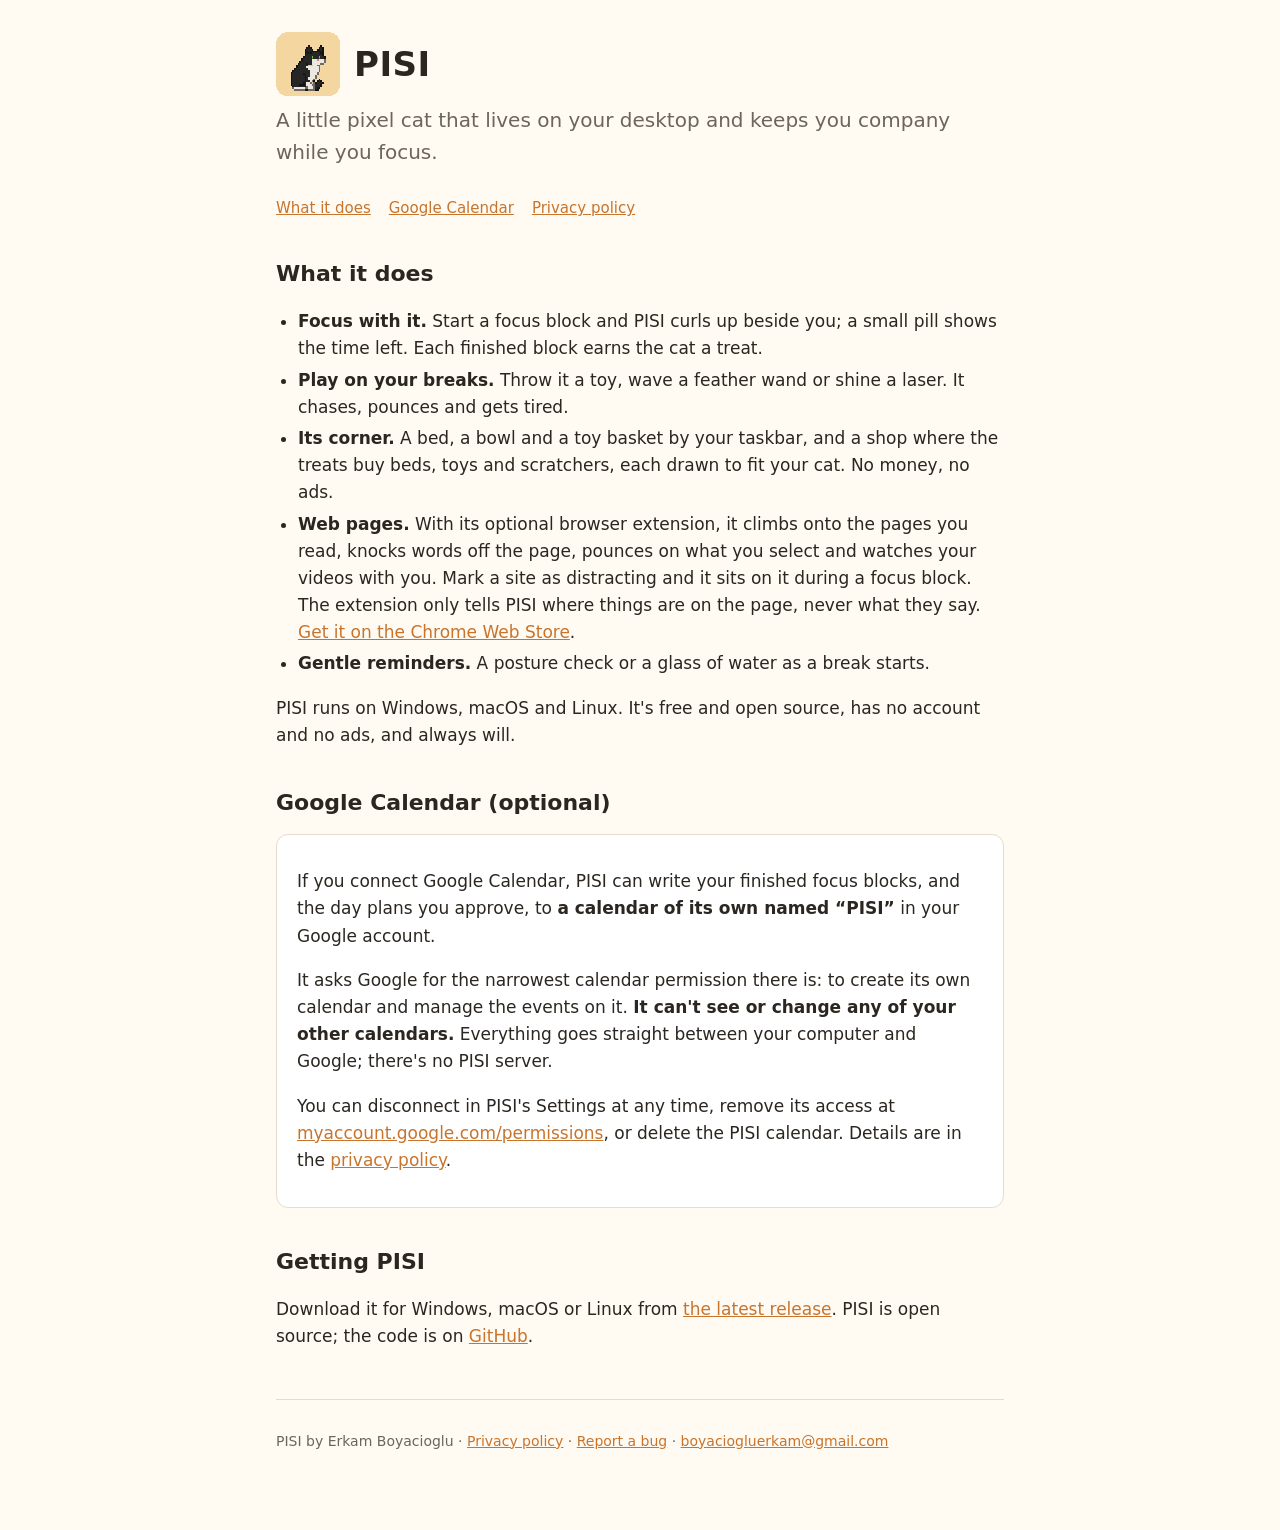
<file: site/index.html>
<!doctype html>
<html lang="en">
<head>
  <meta charset="utf-8">
  <meta name="viewport" content="width=device-width, initial-scale=1">
  <title>PISI · a desktop cat</title>
  <meta name="description" content="PISI is a free pixel cat that lives on your desktop and keeps you company while you focus.">
  <link rel="icon" href="pisi.png">
  <link rel="stylesheet" href="style.css">
</head>
<body>
<main>
  <header class="top">
    <img src="pisi.png" alt="PISI, a tuxedo pixel-art cat, sitting">
    <h1>PISI</h1>
  </header>
  <p class="tagline">A little pixel cat that lives on your desktop and keeps you company while you focus.</p>
  <nav><a href="#what">What it does</a><a href="#calendar">Google Calendar</a><a href="privacy/">Privacy policy</a></nav>

  <h2 id="what">What it does</h2>
  <ul>
    <li><strong>Focus with it.</strong> Start a focus block and PISI curls up beside you; a small pill
      shows the time left. Each finished block earns the cat a treat.</li>
    <li><strong>Play on your breaks.</strong> Throw it a toy, wave a feather wand or shine a laser.
      It chases, pounces and gets tired.</li>
    <li><strong>Its corner.</strong> A bed, a bowl and a toy basket by your taskbar, and a shop where
      the treats buy beds, toys and scratchers, each drawn to fit your cat. No money, no ads.</li>
    <li><strong>Web pages.</strong> With its optional browser extension, it climbs onto the pages you
      read, knocks words off the page, pounces on what you select and watches your videos with
      you. Mark a site as distracting and it sits on it during a focus block. The extension only
      tells PISI where things are on the page, never what they say.
      <a href="https://chromewebstore.google.com/detail/pisi-desktop-pet/aghakdlloghojgociilficjhadgilnlh">Get it on the Chrome Web Store</a>.</li>
    <li><strong>Gentle reminders.</strong> A posture check or a glass of water as a break starts.</li>
  </ul>
  <p>PISI runs on Windows, macOS and Linux. It's free and open source, has no account and no ads, and always will.</p>

  <h2 id="calendar">Google Calendar (optional)</h2>
  <div class="card">
    <p>If you connect Google Calendar, PISI can write your finished focus blocks, and the day plans
      you approve, to <strong>a calendar of its own named “PISI”</strong> in your Google account.</p>
    <p>It asks Google for the narrowest calendar permission there is: to create its own calendar and
      manage the events on it. <strong>It can't see or change any of your other calendars.</strong>
      Everything goes straight between your computer and Google; there's no PISI server.</p>
    <p>You can disconnect in PISI's Settings at any time, remove its access at
      <a href="https://myaccount.google.com/permissions">myaccount.google.com/permissions</a>,
      or delete the PISI calendar. Details are in the <a href="privacy/">privacy policy</a>.</p>
  </div>

  <h2>Getting PISI</h2>
  <p>Download it for Windows, macOS or Linux from
    <a href="https://github.com/erkambo/pisi/releases/latest">the latest release</a>.
    PISI is open source; the code is on <a href="https://github.com/erkambo/pisi">GitHub</a>.</p>

  <footer>
    <p>PISI by Erkam Boyacioglu · <a href="privacy/">Privacy policy</a> ·
      <a href="https://github.com/erkambo/pisi/issues/new/choose">Report a bug</a> ·
      <a href="mailto:boyaciogluerkam@gmail.com">boyaciogluerkam@gmail.com</a></p>
  </footer>
</main>
</body>
</html>
</file>
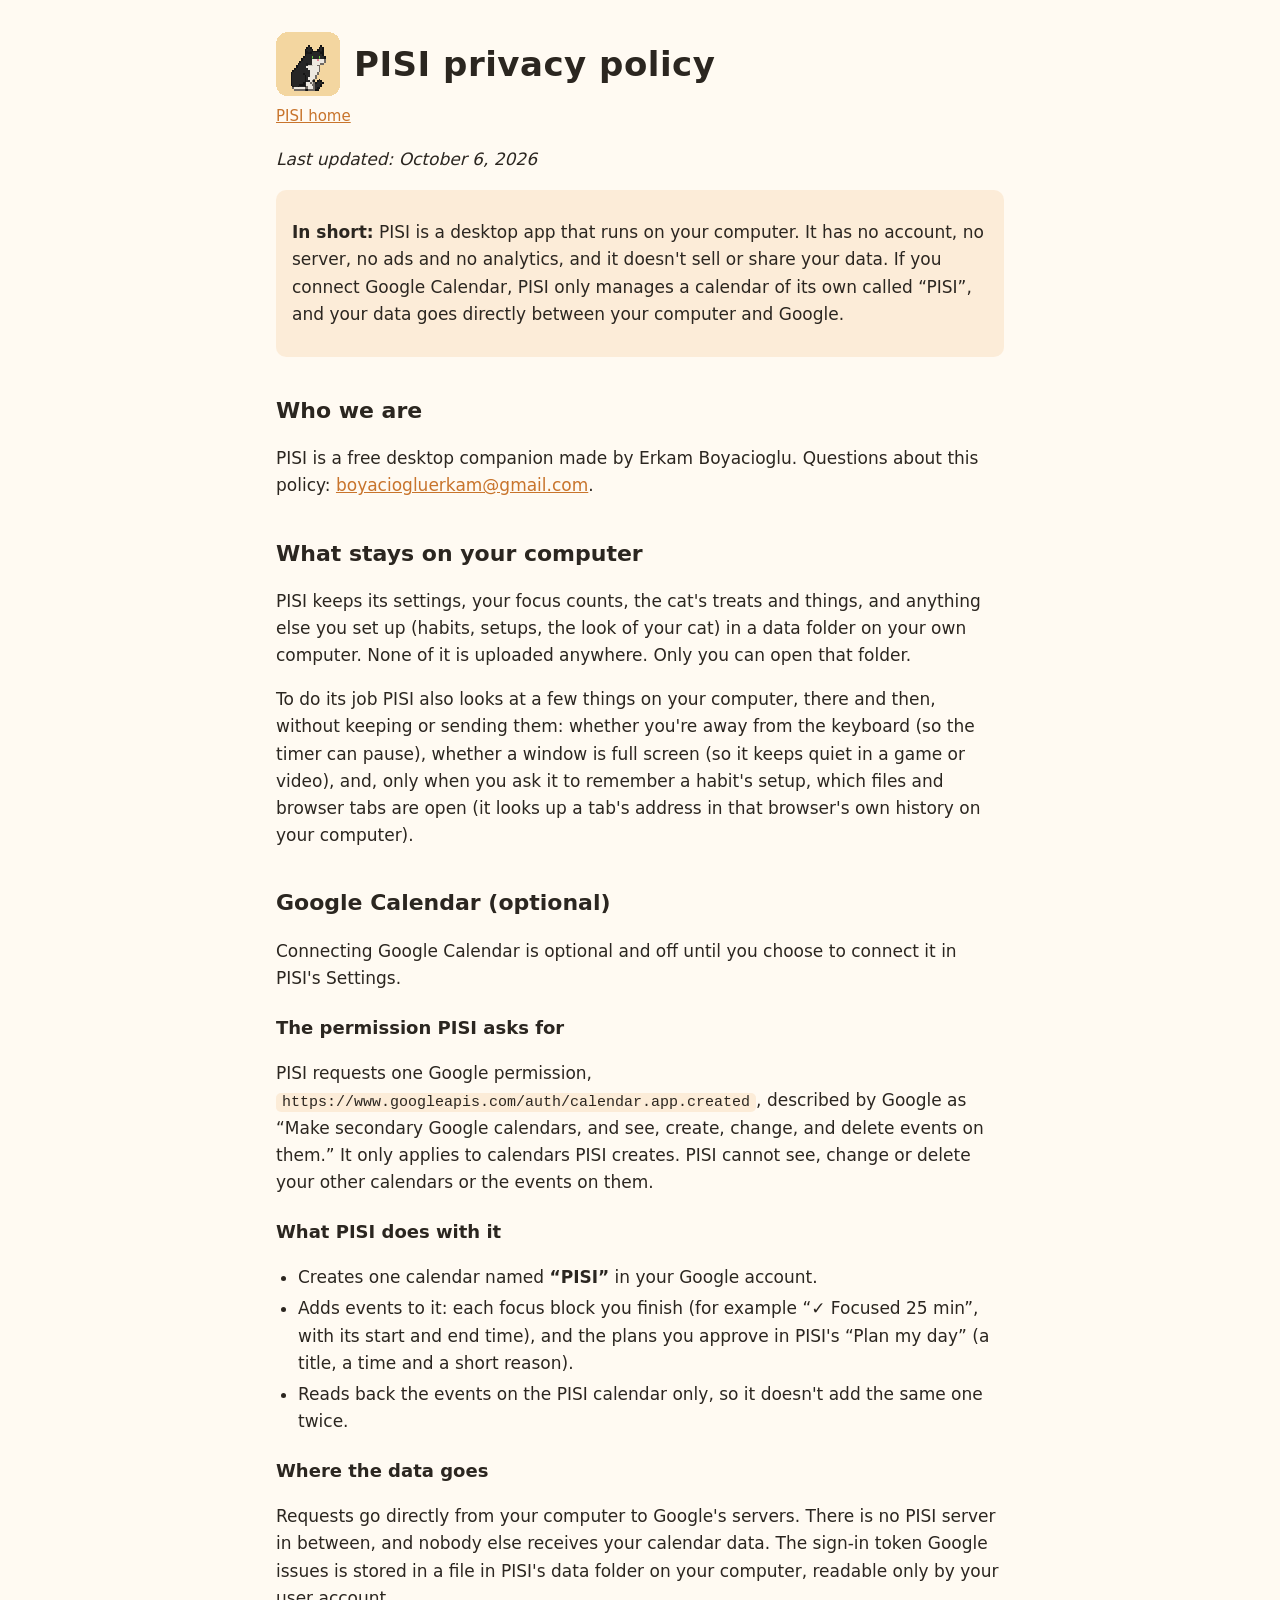
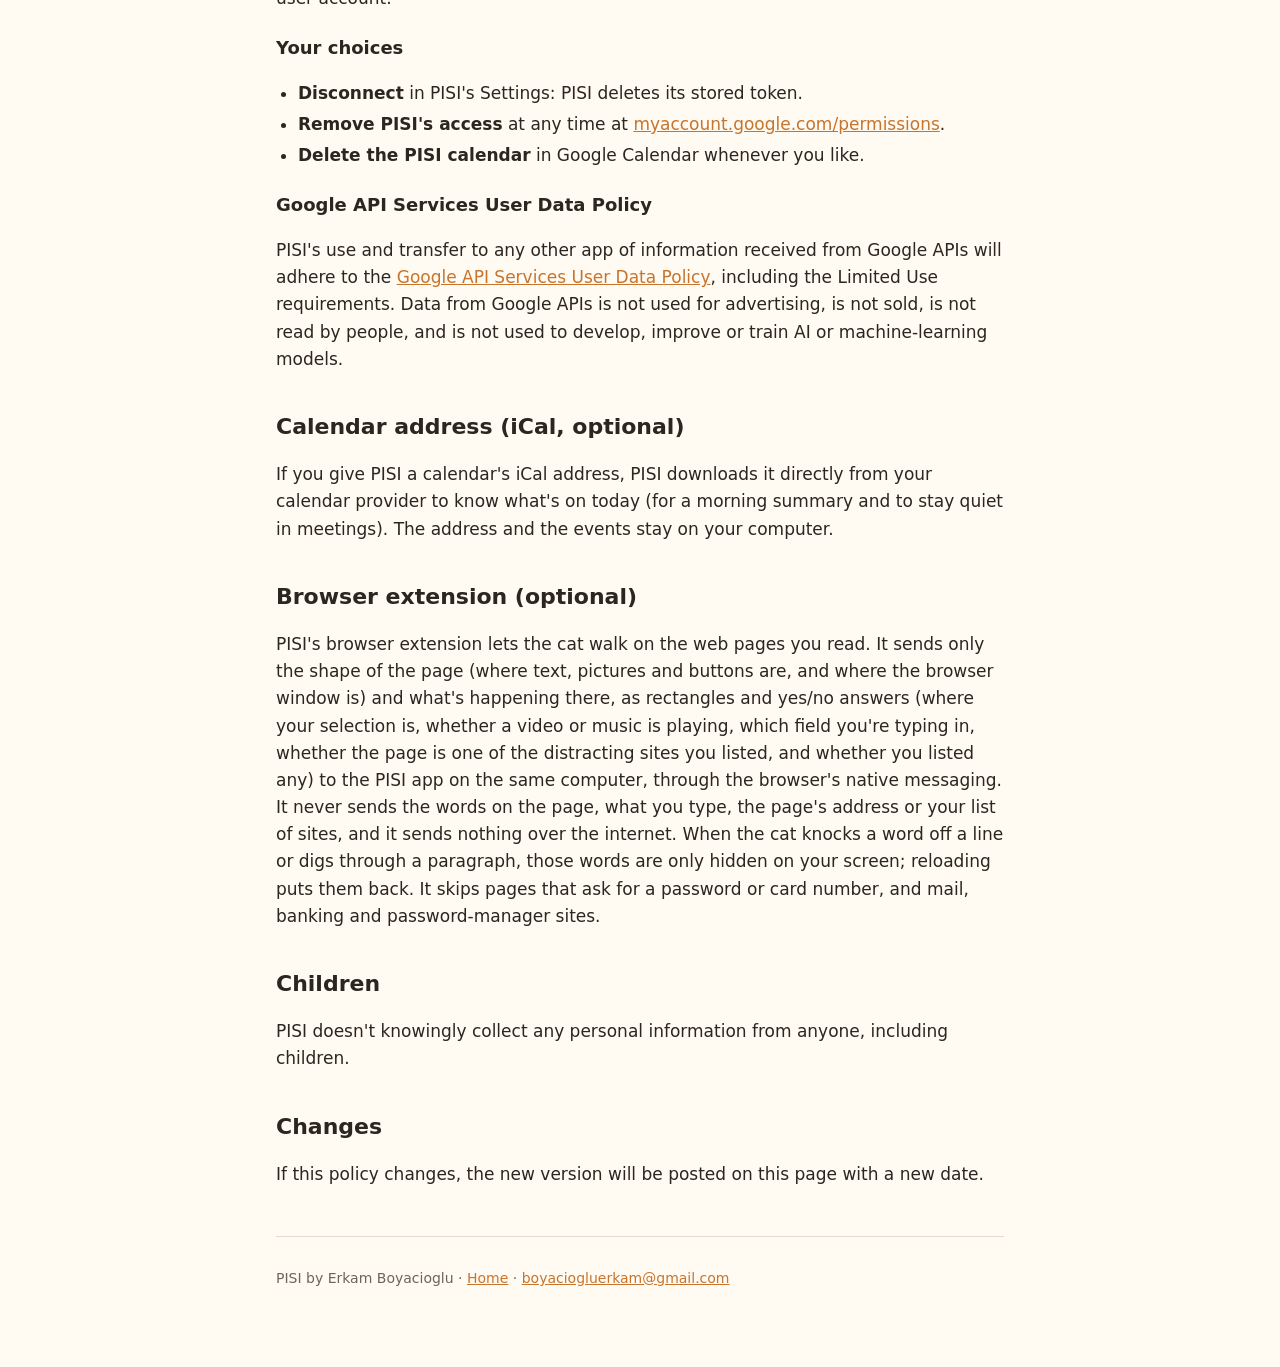
<file: site/privacy/index.html>
<!doctype html>
<html lang="en">
<head>
  <meta charset="utf-8">
  <meta name="viewport" content="width=device-width, initial-scale=1">
  <title>PISI · Privacy policy</title>
  <meta name="description" content="How PISI, a desktop cat, handles your data, including Google Calendar.">
  <link rel="icon" href="../pisi.png">
  <link rel="stylesheet" href="../style.css">
</head>
<body>
<main>
  <header class="top">
    <img src="../pisi.png" alt="PISI, a black pixel-art cat, sitting">
    <h1>PISI privacy policy</h1>
  </header>
  <nav><a href="../">PISI home</a></nav>
  <p><em>Last updated: October 6, 2026</em></p>

  <div class="note">
    <p><strong>In short:</strong> PISI is a desktop app that runs on your computer. It has no
      account, no server, no ads and no analytics, and it doesn't sell or share your data. If you
      connect Google Calendar, PISI only manages a calendar of its own called “PISI”, and your data
      goes directly between your computer and Google.</p>
  </div>

  <h2>Who we are</h2>
  <p>PISI is a free desktop companion made by Erkam Boyacioglu. Questions about this policy:
    <a href="mailto:boyaciogluerkam@gmail.com">boyaciogluerkam@gmail.com</a>.</p>

  <h2>What stays on your computer</h2>
  <p>PISI keeps its settings, your focus counts, the cat's treats and things, and anything else
    you set up (habits, setups, the look of your cat) in a data folder on your own computer. None
    of it is uploaded anywhere. Only you can open that folder.</p>
  <p>To do its job PISI also looks at a few things on your computer, there and then, without
    keeping or sending them: whether you're away from the keyboard (so the timer can pause),
    whether a window is full screen (so it keeps quiet in a game or video), and, only when you
    ask it to remember a habit's setup, which files and browser tabs are open (it looks up a
    tab's address in that browser's own history on your computer).</p>

  <h2>Google Calendar (optional)</h2>
  <p>Connecting Google Calendar is optional and off until you choose to connect it in PISI's
    Settings.</p>
  <h3>The permission PISI asks for</h3>
  <p>PISI requests one Google permission,
    <code>https://www.googleapis.com/auth/calendar.app.created</code>, described by Google as
    “Make secondary Google calendars, and see, create, change, and delete events on them.” It only
    applies to calendars PISI creates. PISI cannot see, change or delete your other calendars or
    the events on them.</p>
  <h3>What PISI does with it</h3>
  <ul>
    <li>Creates one calendar named <strong>“PISI”</strong> in your Google account.</li>
    <li>Adds events to it: each focus block you finish (for example “✓ Focused 25 min”, with its
      start and end time), and the plans you approve in PISI's “Plan my day” (a title, a time and
      a short reason).</li>
    <li>Reads back the events on the PISI calendar only, so it doesn't add the same one twice.</li>
  </ul>
  <h3>Where the data goes</h3>
  <p>Requests go directly from your computer to Google's servers. There is no PISI server in
    between, and nobody else receives your calendar data. The sign-in token Google issues is
    stored in a file in PISI's data folder on your computer, readable only by your user account.</p>
  <h3>Your choices</h3>
  <ul>
    <li><strong>Disconnect</strong> in PISI's Settings: PISI deletes its stored token.</li>
    <li><strong>Remove PISI's access</strong> at any time at
      <a href="https://myaccount.google.com/permissions">myaccount.google.com/permissions</a>.</li>
    <li><strong>Delete the PISI calendar</strong> in Google Calendar whenever you like.</li>
  </ul>
  <h3>Google API Services User Data Policy</h3>
  <p>PISI's use and transfer to any other app of information received from Google APIs will
    adhere to the
    <a href="https://developers.google.com/terms/api-services-user-data-policy">Google API Services
    User Data Policy</a>, including the Limited Use requirements. Data from Google APIs is not
    used for advertising, is not sold, is not read by people, and is not used to develop, improve
    or train AI or machine-learning models.</p>

  <h2>Calendar address (iCal, optional)</h2>
  <p>If you give PISI a calendar's iCal address, PISI downloads it directly from your calendar
    provider to know what's on today (for a morning summary and to stay quiet in meetings). The
    address and the events stay on your computer.</p>

  <h2>Browser extension (optional)</h2>
  <p>PISI's browser extension lets the cat walk on the web pages you read. It sends only the
    shape of the page (where text, pictures and buttons are, and where the browser window is) and
    what's happening there, as rectangles and yes/no answers (where your selection is, whether a
    video or music is playing, which field you're typing in, whether the page is one of the
    distracting sites you listed, and whether you listed any) to the PISI app on the same computer, through the browser's
    native messaging. It never sends the words on the page, what you type, the page's address or
    your list of sites, and it sends nothing over the internet. When the cat knocks a word
    off a line or digs through a paragraph, those words are only hidden on your screen;
    reloading puts them back. It skips pages that ask for a password or card number, and mail, banking and
    password-manager sites.</p>

  <h2>Children</h2>
  <p>PISI doesn't knowingly collect any personal information from anyone, including children.</p>

  <h2>Changes</h2>
  <p>If this policy changes, the new version will be posted on this page with a new date.</p>

  <footer>
    <p>PISI by Erkam Boyacioglu · <a href="../">Home</a> ·
      <a href="mailto:boyaciogluerkam@gmail.com">boyaciogluerkam@gmail.com</a></p>
  </footer>
</main>
</body>
</html>
</file>
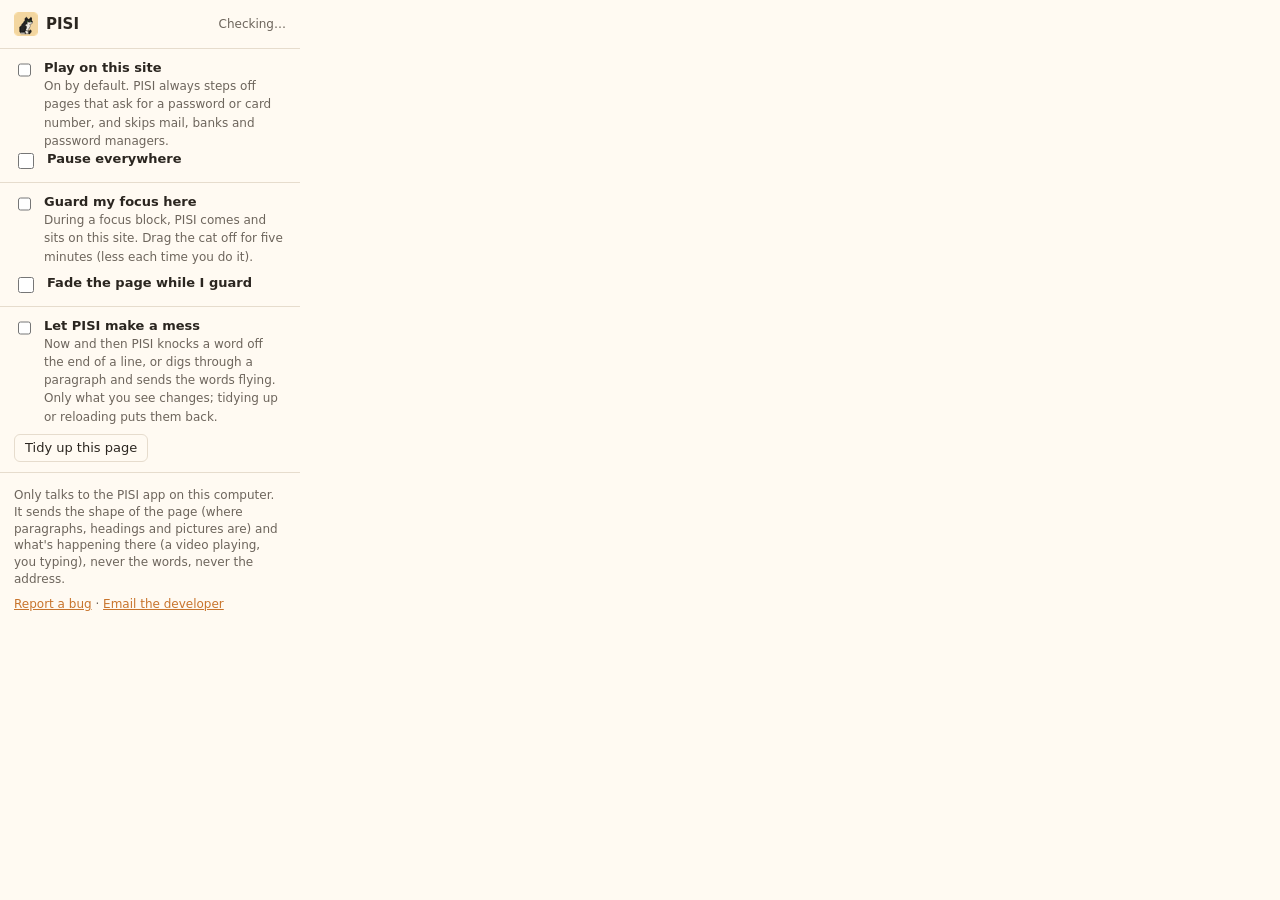
<file: extension/popup.html>
<!doctype html>
<html lang="en">
<head>
  <meta charset="utf-8">
  <title>PISI</title>
  <link rel="stylesheet" href="popup.css">
</head>
<body>
  <header>
    <img src="icons/icon32.png" alt="" width="24" height="24">
    <h1>PISI</h1>
    <span id="status" class="status" role="status">Checking…</span>
  </header>
  <p id="page" class="pagestate" role="status" hidden></p>

  <section>
    <label class="row">
      <input type="checkbox" id="site">
      <span>
        <strong>Play on <span id="host">this site</span></strong>
        <small>On by default. PISI always steps off pages that ask for a password or card number, and skips mail, banks and password managers.</small>
      </span>
    </label>
    <p id="nosite" class="note" hidden>PISI can't visit this kind of page.</p>
    <label class="row">
      <input type="checkbox" id="paused">
      <span><strong>Pause everywhere</strong></span>
    </label>
  </section>

  <section>
    <label class="row">
      <input type="checkbox" id="guard">
      <span>
        <strong>Guard my focus here</strong>
        <small>During a focus block, PISI comes and sits on this site. Drag the cat off for five minutes (less each time you do it).</small>
      </span>
    </label>
    <p id="guardwarn" class="warn" role="status" hidden></p>
    <ul id="guarded" class="sites" aria-label="Sites PISI guards"></ul>
    <div id="picks" class="picks" hidden>
      <small>Quick picks:</small>
      <div id="pickbtns" class="chips"></div>
    </div>
    <label class="row sub">
      <input type="checkbox" id="fade">
      <span><strong>Fade the page while I guard</strong></span>
    </label>
  </section>

  <section>
    <label class="row">
      <input type="checkbox" id="mess">
      <span>
        <strong>Let PISI make a mess</strong>
        <small>Now and then PISI knocks a word off the end of a line, or digs through a paragraph and sends the words flying. Only what you see changes; tidying up or reloading puts them back.</small>
      </span>
    </label>
    <button id="tidy" type="button">Tidy up this page</button>
  </section>

  <footer>
    <p class="note">Only talks to the PISI app on this computer. It sends the shape of the page (where paragraphs, headings and pictures are) and what's happening there (a video playing, you typing), never the words, never the address.</p>
    <p class="note links"><a href="https://github.com/erkambo/pisi/issues/new/choose" target="_blank" rel="noopener">Report a bug</a> · <a href="mailto:boyaciogluerkam@gmail.com?subject=PISI%20extension" target="_blank" rel="noopener">Email the developer</a></p>
    <p id="help" class="note" hidden>Start PISI, then open <b>Settings → Web pages → Set up browser bridge</b>.</p>
  </footer>
  <script src="lines.js"></script>
  <script src="popup.js"></script>
</body>
</html>
</file>
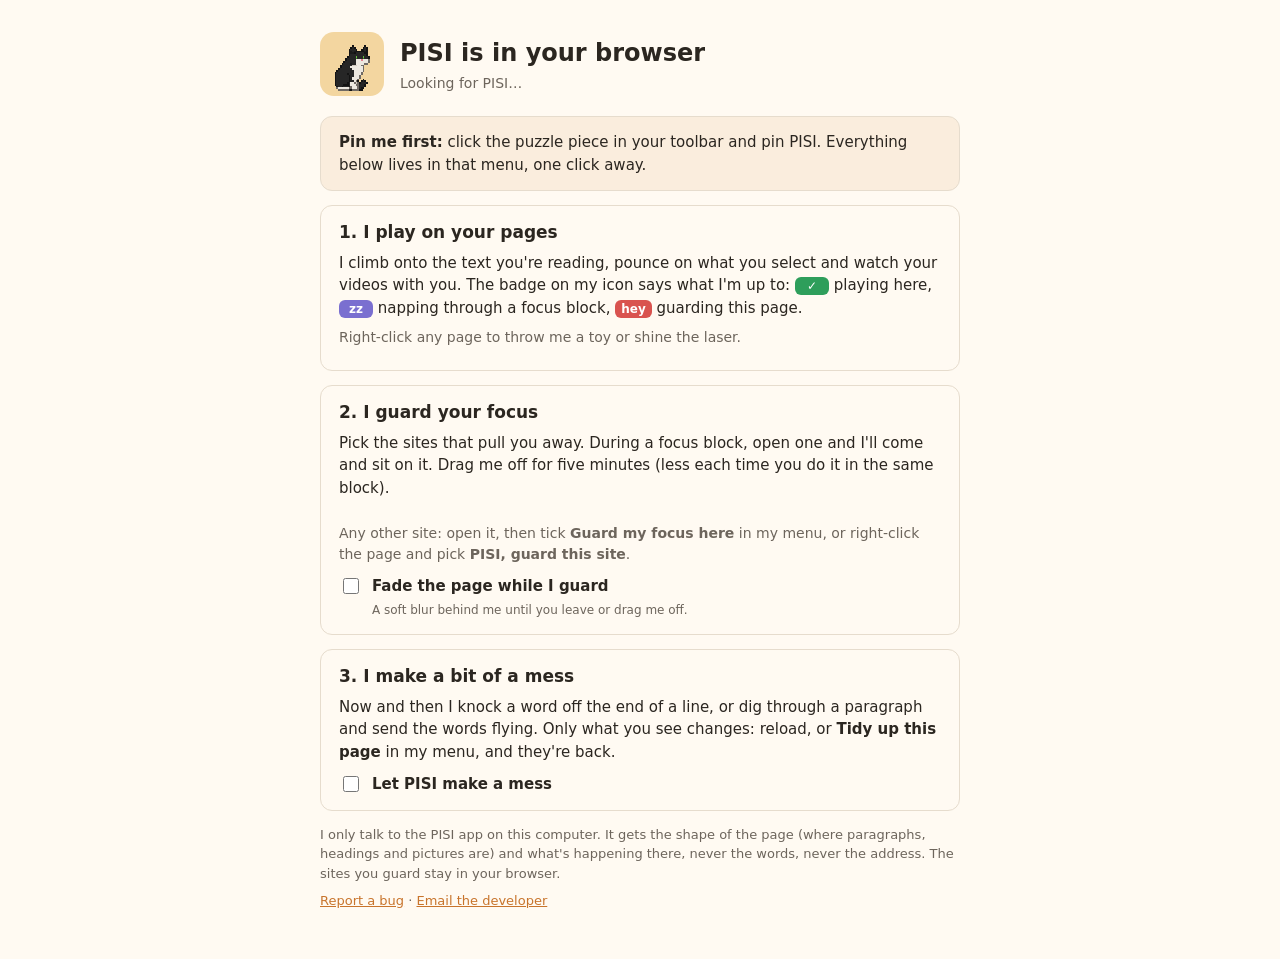
<file: extension/welcome.html>
<!doctype html>
<html lang="en">
<head>
  <meta charset="utf-8">
  <meta name="viewport" content="width=device-width, initial-scale=1">
  <title>Welcome to PISI</title>
  <link rel="stylesheet" href="popup.css">
  <link rel="stylesheet" href="welcome.css">
</head>
<body>
  <main>
    <header>
      <img src="icons/icon128.png" alt="" width="64" height="64">
      <div>
        <h1>PISI is in your browser</h1>
        <p id="status" class="status" role="status">Looking for PISI…</p>
      </div>
    </header>
    <p id="help" class="card warnbox" hidden>
      PISI isn't running yet. Start it, then open its <b>Settings → Web pages → Set up browser bridge</b>,
      and restart your browser.
    </p>
    <p class="card tip">
      <b>Pin me first:</b> click the puzzle piece in your toolbar and pin PISI. Everything below lives
      in that menu, one click away.
    </p>

    <section class="card">
      <h2>1. I play on your pages</h2>
      <p>I climb onto the text you're reading, pounce on what you select and watch your videos with
        you. The badge on my icon says what I'm up to: <span class="pill on">✓</span> playing here,
        <span class="pill napping">zz</span> napping through a focus block,
        <span class="pill guarding">hey</span> guarding this page.</p>
      <p class="quiet">Right-click any page to throw me a toy or shine the laser.</p>
    </section>

    <section class="card">
      <h2>2. I guard your focus</h2>
      <p>Pick the sites that pull you away. During a focus block, open one and I'll come and sit on
        it. Drag me off for five minutes (less each time you do it in the same block).</p>
      <div id="picks" class="chips big" aria-label="Sites to guard"></div>
      <p class="quiet">Any other site: open it, then tick <b>Guard my focus here</b> in my menu, or
        right-click the page and pick <b>PISI, guard this site</b>.</p>
      <label class="row">
        <input type="checkbox" id="fade">
        <span><strong>Fade the page while I guard</strong>
          <small>A soft blur behind me until you leave or drag me off.</small></span>
      </label>
    </section>

    <section class="card">
      <h2>3. I make a bit of a mess</h2>
      <p>Now and then I knock a word off the end of a line, or dig through a paragraph and send the
        words flying. Only what you see changes: reload, or <b>Tidy up this page</b> in my menu, and
        they're back.</p>
      <label class="row">
        <input type="checkbox" id="mess">
        <span><strong>Let PISI make a mess</strong></span>
      </label>
    </section>

    <p class="note">I only talk to the PISI app on this computer. It gets the shape of the page
      (where paragraphs, headings and pictures are) and what's happening there, never the words, never
      the address. The sites you guard stay in your browser.</p>
    <p class="note links"><a href="https://github.com/erkambo/pisi/issues/new/choose" target="_blank" rel="noopener">Report a bug</a> · <a href="mailto:boyaciogluerkam@gmail.com?subject=PISI%20extension" target="_blank" rel="noopener">Email the developer</a></p>
  </main>
  <script src="lines.js"></script>
  <script src="welcome.js"></script>
</body>
</html>
</file>
<file: site/style.css>
:root { --bg: #fffaf2; --card: #ffffff; --ink: #2b2620; --quiet: #6d655c; --line: #e6dccd;
        --accent: #c8742c; --accent-soft: rgba(232, 148, 58, 0.14); }
@media (prefers-color-scheme: dark) {
  :root { --bg: #1f1b18; --card: #2a2420; --ink: #f1ebe2; --quiet: #b3a99c; --line: #3d362f;
          --accent: #e59a55; --accent-soft: rgba(229, 154, 85, 0.14); }
}
* { box-sizing: border-box; }
body { margin: 0; background: var(--bg); color: var(--ink);
       font: 17px/1.6 system-ui, -apple-system, "Segoe UI", sans-serif; }
main { max-width: 760px; margin: 0 auto; padding: 32px 16px 64px; }
header.top { display: flex; align-items: center; gap: 14px; margin-bottom: 8px; }
header.top img { width: 64px; height: 64px; image-rendering: pixelated; }
header.top h1 { margin: 0; font-size: 34px; letter-spacing: 0.5px; }
.tagline { font-size: 20px; color: var(--quiet); margin: 4px 0 28px; }
h2 { font-size: 22px; margin: 36px 0 8px; }
h3 { font-size: 18px; margin: 22px 0 4px; }
a { color: var(--accent); }
.card { background: var(--card); border: 1px solid var(--line); border-radius: 12px; padding: 16px 20px;
        margin: 14px 0; }
.note { background: var(--accent-soft); border-radius: 10px; padding: 12px 16px; }
ul { padding-left: 22px; }
li { margin: 4px 0; }
code { font-size: 15px; background: var(--accent-soft); padding: 1px 6px; border-radius: 5px;
       overflow-wrap: anywhere; }
nav { display: flex; gap: 18px; flex-wrap: wrap; font-size: 15px; margin-bottom: 18px; }
footer { margin-top: 48px; padding-top: 16px; border-top: 1px solid var(--line); color: var(--quiet);
         font-size: 14px; }
</file>
<file: extension/popup.css>
:root { --bg: #fffaf2; --ink: #2b2620; --quiet: #6d655c; --line: #e6dccd; --accent: #c8742c; --ok: #2f7d4f; --warn: #a3541b; }
@media (prefers-color-scheme: dark) {
  :root { --bg: #24201c; --ink: #f1ebe2; --quiet: #b3a99c; --line: #3d362f; --accent: #e59a55; --ok: #6cc28f; --warn: #e8a06a; }
}
body { margin: 0; width: 300px; background: var(--bg); color: var(--ink); font: 13px/1.4 system-ui, sans-serif; }
header { display: flex; align-items: center; gap: 8px; padding: 12px 14px; border-bottom: 1px solid var(--line); }
h1 { font-size: 15px; margin: 0; flex: 1; }
.status { font-size: 12px; color: var(--quiet); }
.status.ok { color: var(--ok); } .status.bad { color: var(--warn); }
section { padding: 10px 14px; border-bottom: 1px solid var(--line); }
.row { display: flex; gap: 10px; align-items: flex-start; cursor: pointer; }
.row input { margin-top: 3px; accent-color: var(--accent); width: 16px; height: 16px; }
.row strong { display: block; }
small, .note { color: var(--quiet); font-size: 12px; }
.note { margin: 6px 0 0; }
button { margin-top: 8px; font: inherit; padding: 4px 10px; border-radius: 6px; border: 1px solid var(--line); background: transparent; color: var(--ink); cursor: pointer; }
button:focus-visible, input:focus-visible { outline: 2px solid var(--accent); outline-offset: 2px; }
footer { padding: 8px 14px 12px; }
.pagestate { margin: 0; padding: 8px 14px 8px 32px; border-bottom: 1px solid var(--line); position: relative; }
.pagestate::before { content: ""; position: absolute; left: 14px; top: 13px; width: 10px; height: 10px;
                     border-radius: 50%; background: var(--quiet); }
.pagestate.on::before { background: #2e9e5b; }
.pagestate.finding::before { background: #e8943a; }
.pagestate.napping::before { background: #7a6fd0; }
.pagestate.guarding::before { background: #d9534f; }
.pagestate.down::before { background: #c0392b; }
a { color: var(--accent); }
.links { margin-top: 8px; }
.sites { list-style: none; margin: 6px 0 0 26px; padding: 0; }
.sites:empty { display: none; }
.sites li { display: flex; align-items: center; justify-content: space-between; color: var(--quiet); font-size: 12px; }
.sites button { margin: 0; padding: 0 6px; border: 0; font-size: 14px; line-height: 20px; color: var(--quiet); }
.sites button:hover { color: var(--ink); }
.row.sub { margin-top: 8px; }
.warn { margin: 6px 0 0 26px; color: var(--warn); font-size: 12px; }
.picks { margin: 6px 0 0 26px; }
.chips { display: flex; flex-wrap: wrap; gap: 6px; margin-top: 4px; }
.chips button { margin: 0; padding: 2px 9px; border-radius: 999px; font-size: 12px; }
.chips button[aria-pressed="true"] { background: var(--accent); border-color: var(--accent); color: var(--bg); }
</file>
<file: extension/welcome.css>
body { width: auto; min-height: 100vh; font-size: 15px; line-height: 1.5; }
main { max-width: 640px; margin: 0 auto; padding: 32px 16px 48px; }
main header { border: 0; padding: 0 0 20px; gap: 16px; }
main header img { image-rendering: pixelated; border-radius: 14px; }
h1 { font-size: 24px; margin: 0; }
h2 { font-size: 17px; margin: 0 0 6px; }
.status { font-size: 14px; margin: 2px 0 0; }
.card { border: 1px solid var(--line); border-radius: 12px; padding: 14px 18px; margin: 0 0 14px; }
.card p { margin: 0 0 8px; }
.tip { background: color-mix(in srgb, var(--accent) 10%, transparent); }
.warnbox { border-color: var(--warn); color: var(--warn); }
.quiet { color: var(--quiet); font-size: 14px; }
.card .row { margin-top: 10px; }
.chips.big { margin: 12px 0; gap: 8px; }
.chips.big button { font-size: 14px; padding: 5px 14px; }
.pill { display: inline-block; min-width: 22px; padding: 0 6px; border-radius: 6px; color: #fff;
        font-size: 12px; font-weight: 600; text-align: center; }
.pill.on { background: #2e9e5b; } .pill.napping { background: #7a6fd0; } .pill.guarding { background: #d9534f; }
.note { font-size: 13px; }
</file>
